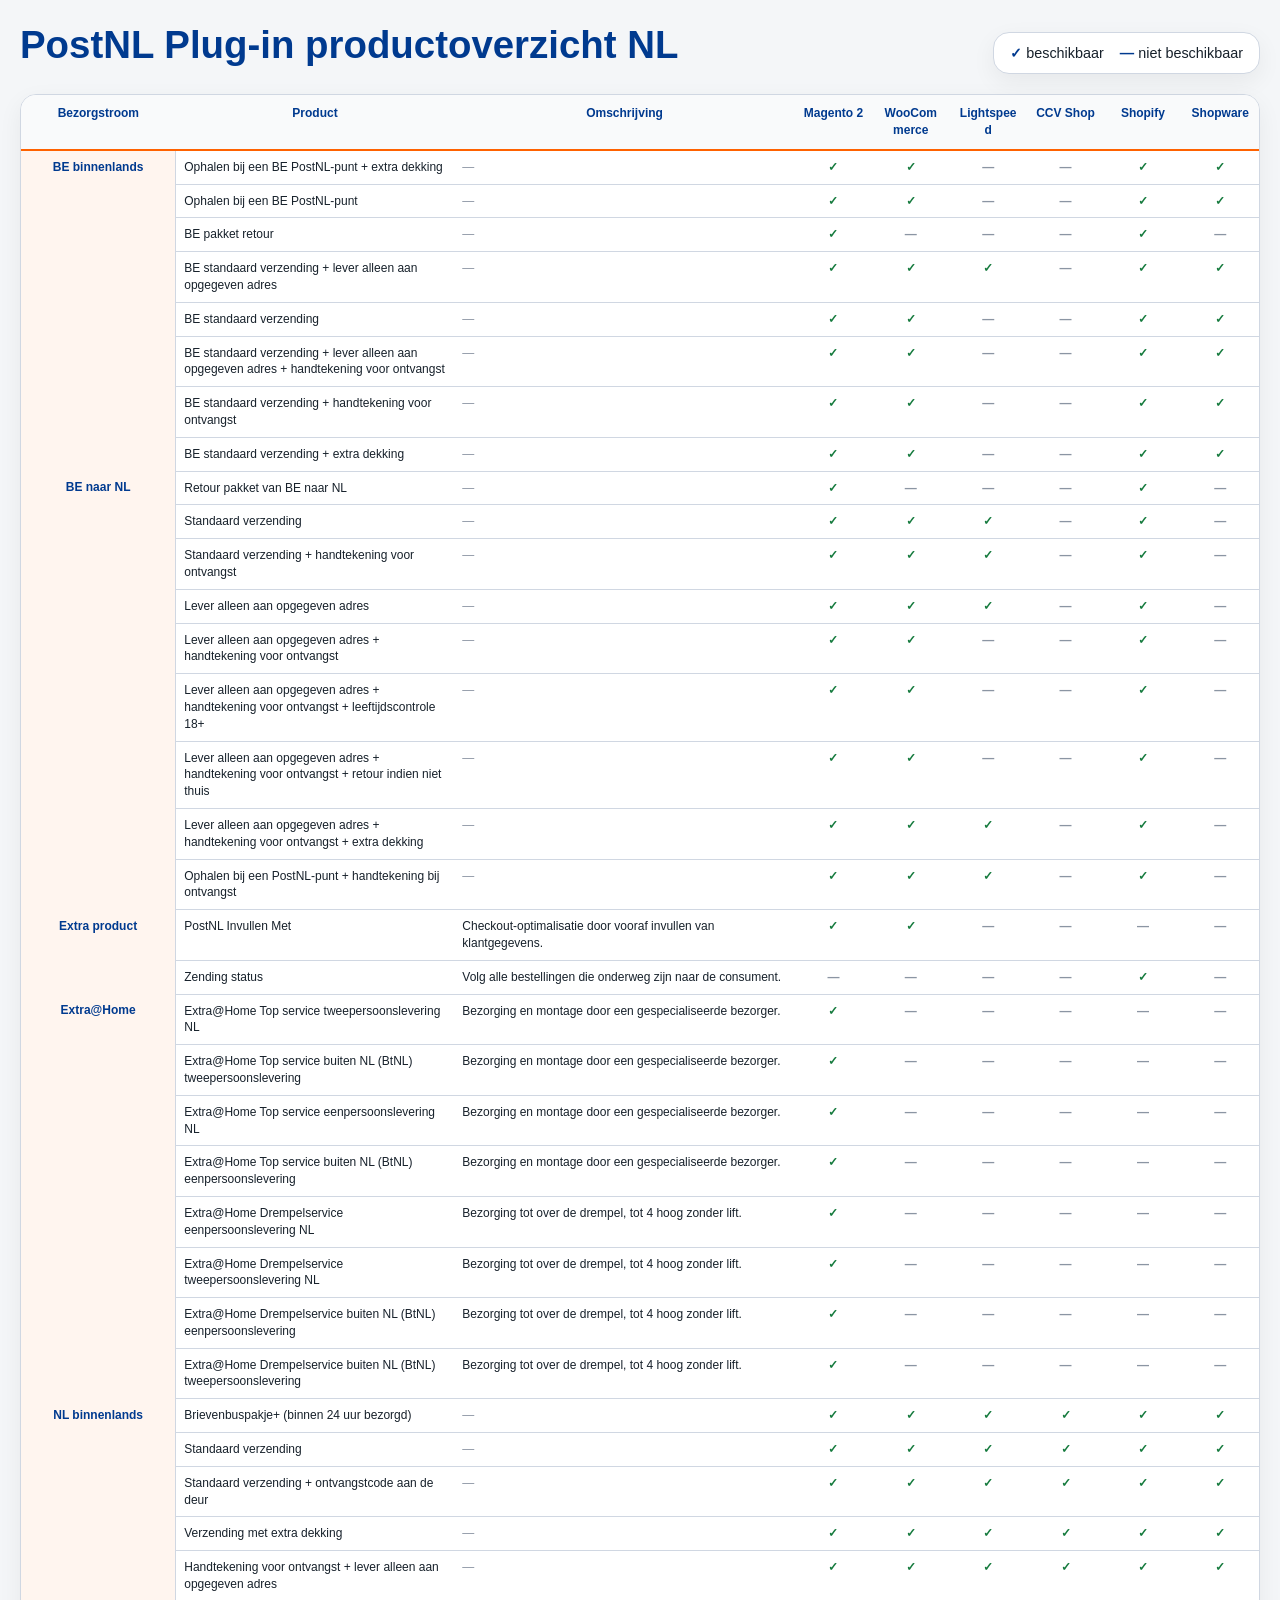
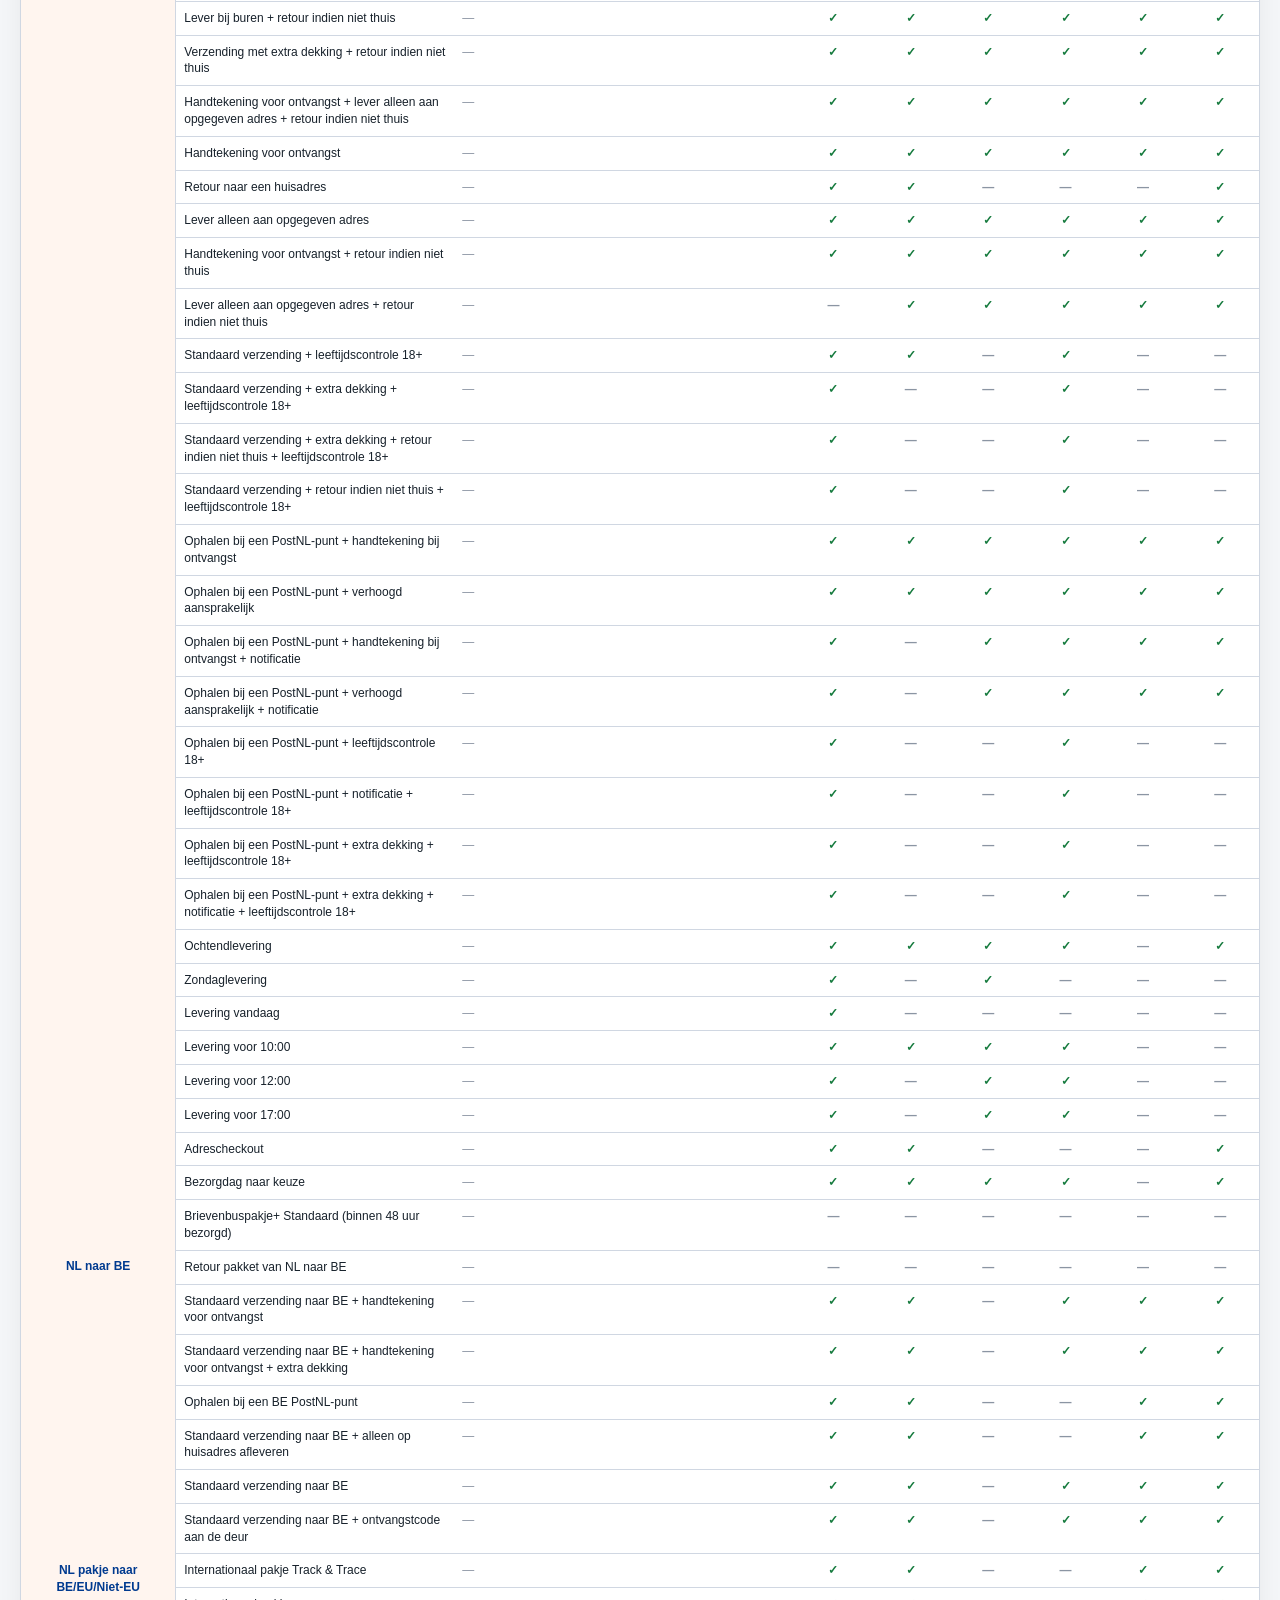
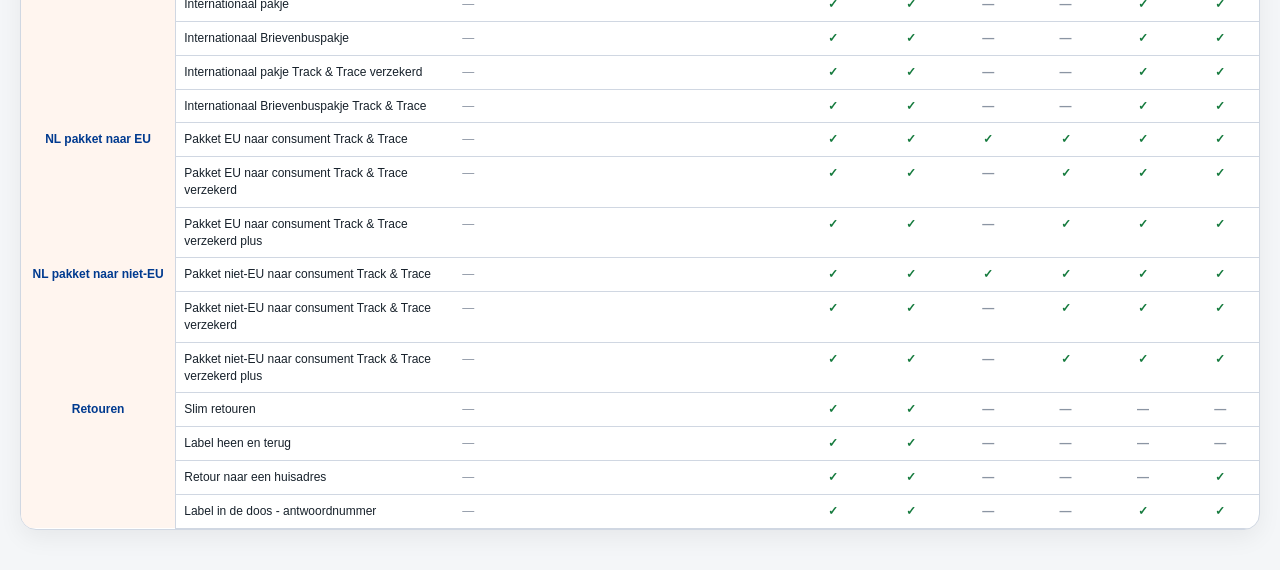
<file: index.html>
<!DOCTYPE html>

<html lang="nl">
<head>
<meta charset="utf-8"/>
<meta content="width=device-width, initial-scale=1" name="viewport"/>
<title>PostNL Plug-in productoverzicht NL</title>
<link href="styles.css" rel="stylesheet"/>
</head>
<body>
<main class="page">
<header class="hero">
<div>
<h1>PostNL Plug-in productoverzicht NL</h1>

</div>
<div aria-label="Legenda" class="legend">
<span><strong>✓</strong> beschikbaar</span>
<span><strong>—</strong> niet beschikbaar</span>
</div>
</header>
<div class="table-wrap">
<table>
<thead>
<tr>
<th>Bezorgstroom</th>
<th>Product</th>
<th>Omschrijving</th>
<th class="platform">Magento 2</th>
<th class="platform">WooCommerce</th>
<th class="platform">Lightspeed</th>
<th class="platform">CCV Shop</th>
<th class="platform">Shopify</th>
<th class="platform">Shopware</th>

</tr>
</thead>
<tbody>
<tr><th class="group" rowspan="8" scope="rowgroup">BE binnenlands</th><td class="text">Ophalen bij een BE PostNL-punt + extra dekking</td><td class="empty"><span class="muted">—</span></td><td class="yes" data-platform="Magento 2"><span aria-label="Beschikbaar">✓</span></td><td class="yes" data-platform="WooCommerce"><span aria-label="Beschikbaar">✓</span></td><td class="no" data-platform="Lightspeed"><span aria-label="Niet beschikbaar">—</span></td><td class="no" data-platform="CCV Shop"><span aria-label="Niet beschikbaar">—</span></td><td class="yes" data-platform="Shopify"><span aria-label="Beschikbaar">✓</span></td><td class="yes" data-platform="Shopware"><span aria-label="Beschikbaar">✓</span></td></tr> <tr><td class="text">Ophalen bij een BE PostNL-punt</td><td class="empty"><span class="muted">—</span></td><td class="yes" data-platform="Magento 2"><span aria-label="Beschikbaar">✓</span></td><td class="yes" data-platform="WooCommerce"><span aria-label="Beschikbaar">✓</span></td><td class="no" data-platform="Lightspeed"><span aria-label="Niet beschikbaar">—</span></td><td class="no" data-platform="CCV Shop"><span aria-label="Niet beschikbaar">—</span></td><td class="yes" data-platform="Shopify"><span aria-label="Beschikbaar">✓</span></td><td class="yes" data-platform="Shopware"><span aria-label="Beschikbaar">✓</span></td></tr> <tr><td class="text">BE pakket retour</td><td class="empty"><span class="muted">—</span></td><td class="yes" data-platform="Magento 2"><span aria-label="Beschikbaar">✓</span></td><td class="no" data-platform="WooCommerce"><span aria-label="Niet beschikbaar">—</span></td><td class="empty" data-platform="Lightspeed"><span class="muted">—</span></td><td class="empty" data-platform="CCV Shop"><span class="muted">—</span></td><td class="yes" data-platform="Shopify"><span aria-label="Beschikbaar">✓</span></td><td class="empty" data-platform="Shopware"><span class="muted">—</span></td></tr> <tr><td class="text">BE standaard verzending + lever alleen aan opgegeven adres</td><td class="empty"><span class="muted">—</span></td><td class="yes" data-platform="Magento 2"><span aria-label="Beschikbaar">✓</span></td><td class="yes" data-platform="WooCommerce"><span aria-label="Beschikbaar">✓</span></td><td class="yes" data-platform="Lightspeed"><span aria-label="Beschikbaar">✓</span></td><td class="no" data-platform="CCV Shop"><span aria-label="Niet beschikbaar">—</span></td><td class="yes" data-platform="Shopify"><span aria-label="Beschikbaar">✓</span></td><td class="yes" data-platform="Shopware"><span aria-label="Beschikbaar">✓</span></td></tr> <tr><td class="text">BE standaard verzending</td><td class="empty"><span class="muted">—</span></td><td class="yes" data-platform="Magento 2"><span aria-label="Beschikbaar">✓</span></td><td class="yes" data-platform="WooCommerce"><span aria-label="Beschikbaar">✓</span></td><td class="no" data-platform="Lightspeed"><span aria-label="Niet beschikbaar">—</span></td><td class="no" data-platform="CCV Shop"><span aria-label="Niet beschikbaar">—</span></td><td class="yes" data-platform="Shopify"><span aria-label="Beschikbaar">✓</span></td><td class="yes" data-platform="Shopware"><span aria-label="Beschikbaar">✓</span></td></tr> <tr><td class="text">BE standaard verzending + lever alleen aan opgegeven adres + handtekening voor ontvangst</td><td class="empty"><span class="muted">—</span></td><td class="yes" data-platform="Magento 2"><span aria-label="Beschikbaar">✓</span></td><td class="yes" data-platform="WooCommerce"><span aria-label="Beschikbaar">✓</span></td><td class="no" data-platform="Lightspeed"><span aria-label="Niet beschikbaar">—</span></td><td class="no" data-platform="CCV Shop"><span aria-label="Niet beschikbaar">—</span></td><td class="yes" data-platform="Shopify"><span aria-label="Beschikbaar">✓</span></td><td class="yes" data-platform="Shopware"><span aria-label="Beschikbaar">✓</span></td></tr> <tr><td class="text">BE standaard verzending + handtekening voor ontvangst</td><td class="empty"><span class="muted">—</span></td><td class="yes" data-platform="Magento 2"><span aria-label="Beschikbaar">✓</span></td><td class="yes" data-platform="WooCommerce"><span aria-label="Beschikbaar">✓</span></td><td class="no" data-platform="Lightspeed"><span aria-label="Niet beschikbaar">—</span></td><td class="no" data-platform="CCV Shop"><span aria-label="Niet beschikbaar">—</span></td><td class="yes" data-platform="Shopify"><span aria-label="Beschikbaar">✓</span></td><td class="yes" data-platform="Shopware"><span aria-label="Beschikbaar">✓</span></td></tr> <tr><td class="text">BE standaard verzending + extra dekking</td><td class="empty"><span class="muted">—</span></td><td class="yes" data-platform="Magento 2"><span aria-label="Beschikbaar">✓</span></td><td class="yes" data-platform="WooCommerce"><span aria-label="Beschikbaar">✓</span></td><td class="no" data-platform="Lightspeed"><span aria-label="Niet beschikbaar">—</span></td><td class="no" data-platform="CCV Shop"><span aria-label="Niet beschikbaar">—</span></td><td class="yes" data-platform="Shopify"><span aria-label="Beschikbaar">✓</span></td><td class="yes" data-platform="Shopware"><span aria-label="Beschikbaar">✓</span></td></tr> <tr><th class="group" rowspan="9" scope="rowgroup">BE naar NL</th><td class="text">Retour pakket van BE naar NL</td><td class="empty"><span class="muted">—</span></td><td class="yes" data-platform="Magento 2"><span aria-label="Beschikbaar">✓</span></td><td class="no" data-platform="WooCommerce"><span aria-label="Niet beschikbaar">—</span></td><td class="no" data-platform="Lightspeed"><span aria-label="Niet beschikbaar">—</span></td><td class="no" data-platform="CCV Shop"><span aria-label="Niet beschikbaar">—</span></td><td class="yes" data-platform="Shopify"><span aria-label="Beschikbaar">✓</span></td><td class="no" data-platform="Shopware"><span aria-label="Niet beschikbaar">—</span></td></tr> <tr><td class="text">Standaard verzending</td><td class="empty"><span class="muted">—</span></td><td class="yes" data-platform="Magento 2"><span aria-label="Beschikbaar">✓</span></td><td class="yes" data-platform="WooCommerce"><span aria-label="Beschikbaar">✓</span></td><td class="yes" data-platform="Lightspeed"><span aria-label="Beschikbaar">✓</span></td><td class="no" data-platform="CCV Shop"><span aria-label="Niet beschikbaar">—</span></td><td class="yes" data-platform="Shopify"><span aria-label="Beschikbaar">✓</span></td><td class="no" data-platform="Shopware"><span aria-label="Niet beschikbaar">—</span></td></tr> <tr><td class="text">Standaard verzending + handtekening voor ontvangst</td><td class="empty"><span class="muted">—</span></td><td class="yes" data-platform="Magento 2"><span aria-label="Beschikbaar">✓</span></td><td class="yes" data-platform="WooCommerce"><span aria-label="Beschikbaar">✓</span></td><td class="yes" data-platform="Lightspeed"><span aria-label="Beschikbaar">✓</span></td><td class="no" data-platform="CCV Shop"><span aria-label="Niet beschikbaar">—</span></td><td class="yes" data-platform="Shopify"><span aria-label="Beschikbaar">✓</span></td><td class="no" data-platform="Shopware"><span aria-label="Niet beschikbaar">—</span></td></tr> <tr><td class="text">Lever alleen aan opgegeven adres</td><td class="empty"><span class="muted">—</span></td><td class="yes" data-platform="Magento 2"><span aria-label="Beschikbaar">✓</span></td><td class="yes" data-platform="WooCommerce"><span aria-label="Beschikbaar">✓</span></td><td class="yes" data-platform="Lightspeed"><span aria-label="Beschikbaar">✓</span></td><td class="no" data-platform="CCV Shop"><span aria-label="Niet beschikbaar">—</span></td><td class="yes" data-platform="Shopify"><span aria-label="Beschikbaar">✓</span></td><td class="no" data-platform="Shopware"><span aria-label="Niet beschikbaar">—</span></td></tr> <tr><td class="text">Lever alleen aan opgegeven adres + handtekening voor ontvangst</td><td class="empty"><span class="muted">—</span></td><td class="yes" data-platform="Magento 2"><span aria-label="Beschikbaar">✓</span></td><td class="yes" data-platform="WooCommerce"><span aria-label="Beschikbaar">✓</span></td><td class="no" data-platform="Lightspeed"><span aria-label="Niet beschikbaar">—</span></td><td class="no" data-platform="CCV Shop"><span aria-label="Niet beschikbaar">—</span></td><td class="yes" data-platform="Shopify"><span aria-label="Beschikbaar">✓</span></td><td class="no" data-platform="Shopware"><span aria-label="Niet beschikbaar">—</span></td></tr> <tr><td class="text">Lever alleen aan opgegeven adres + handtekening voor ontvangst + leeftijdscontrole 18+</td><td class="empty"><span class="muted">—</span></td><td class="yes" data-platform="Magento 2"><span aria-label="Beschikbaar">✓</span></td><td class="yes" data-platform="WooCommerce"><span aria-label="Beschikbaar">✓</span></td><td class="no" data-platform="Lightspeed"><span aria-label="Niet beschikbaar">—</span></td><td class="no" data-platform="CCV Shop"><span aria-label="Niet beschikbaar">—</span></td><td class="yes" data-platform="Shopify"><span aria-label="Beschikbaar">✓</span></td><td class="no" data-platform="Shopware"><span aria-label="Niet beschikbaar">—</span></td></tr> <tr><td class="text">Lever alleen aan opgegeven adres + handtekening voor ontvangst + retour indien niet thuis</td><td class="empty"><span class="muted">—</span></td><td class="yes" data-platform="Magento 2"><span aria-label="Beschikbaar">✓</span></td><td class="yes" data-platform="WooCommerce"><span aria-label="Beschikbaar">✓</span></td><td class="no" data-platform="Lightspeed"><span aria-label="Niet beschikbaar">—</span></td><td class="no" data-platform="CCV Shop"><span aria-label="Niet beschikbaar">—</span></td><td class="yes" data-platform="Shopify"><span aria-label="Beschikbaar">✓</span></td><td class="no" data-platform="Shopware"><span aria-label="Niet beschikbaar">—</span></td></tr> <tr><td class="text">Lever alleen aan opgegeven adres + handtekening voor ontvangst + extra dekking</td><td class="empty"><span class="muted">—</span></td><td class="yes" data-platform="Magento 2"><span aria-label="Beschikbaar">✓</span></td><td class="yes" data-platform="WooCommerce"><span aria-label="Beschikbaar">✓</span></td><td class="yes" data-platform="Lightspeed"><span aria-label="Beschikbaar">✓</span></td><td class="no" data-platform="CCV Shop"><span aria-label="Niet beschikbaar">—</span></td><td class="yes" data-platform="Shopify"><span aria-label="Beschikbaar">✓</span></td><td class="no" data-platform="Shopware"><span aria-label="Niet beschikbaar">—</span></td></tr> <tr><td class="text">Ophalen bij een PostNL-punt + handtekening bij ontvangst</td><td class="empty"><span class="muted">—</span></td><td class="yes" data-platform="Magento 2"><span aria-label="Beschikbaar">✓</span></td><td class="yes" data-platform="WooCommerce"><span aria-label="Beschikbaar">✓</span></td><td class="yes" data-platform="Lightspeed"><span aria-label="Beschikbaar">✓</span></td><td class="no" data-platform="CCV Shop"><span aria-label="Niet beschikbaar">—</span></td><td class="yes" data-platform="Shopify"><span aria-label="Beschikbaar">✓</span></td><td class="no" data-platform="Shopware"><span aria-label="Niet beschikbaar">—</span></td></tr> <tr><th class="group" rowspan="2" scope="rowgroup">Extra product</th><td class="text">PostNL Invullen Met</td><td class="text">Checkout-optimalisatie door vooraf invullen van klantgegevens.</td><td class="yes" data-platform="Magento 2"><span aria-label="Beschikbaar">✓</span></td><td class="yes" data-platform="WooCommerce"><span aria-label="Beschikbaar">✓</span></td><td class="no" data-platform="Lightspeed"><span aria-label="Niet beschikbaar">—</span></td><td class="no" data-platform="CCV Shop"><span aria-label="Niet beschikbaar">—</span></td><td class="no" data-platform="Shopify"><span aria-label="Niet beschikbaar">—</span></td><td class="no" data-platform="Shopware"><span aria-label="Niet beschikbaar">—</span></td></tr> <tr><td class="text">Zending status</td><td class="text">Volg alle bestellingen die onderweg zijn naar de consument.</td><td class="no" data-platform="Magento 2"><span aria-label="Niet beschikbaar">—</span></td><td class="no" data-platform="WooCommerce"><span aria-label="Niet beschikbaar">—</span></td><td class="no" data-platform="Lightspeed"><span aria-label="Niet beschikbaar">—</span></td><td class="no" data-platform="CCV Shop"><span aria-label="Niet beschikbaar">—</span></td><td class="yes" data-platform="Shopify"><span aria-label="Beschikbaar">✓</span></td><td class="no" data-platform="Shopware"><span aria-label="Niet beschikbaar">—</span></td></tr> <tr><th class="group" rowspan="8" scope="rowgroup">Extra@Home</th><td class="text">Extra@Home Top service tweepersoonslevering  NL</td><td class="text">Bezorging en montage door een gespecialiseerde bezorger.</td><td class="yes" data-platform="Magento 2"><span aria-label="Beschikbaar">✓</span></td><td class="no" data-platform="WooCommerce"><span aria-label="Niet beschikbaar">—</span></td><td class="no" data-platform="Lightspeed"><span aria-label="Niet beschikbaar">—</span></td><td class="no" data-platform="CCV Shop"><span aria-label="Niet beschikbaar">—</span></td><td class="no" data-platform="Shopify"><span aria-label="Niet beschikbaar">—</span></td><td class="no" data-platform="Shopware"><span aria-label="Niet beschikbaar">—</span></td></tr> <tr><td class="text">Extra@Home Top service buiten NL (BtNL) tweepersoonslevering</td><td class="text">Bezorging en montage door een gespecialiseerde bezorger.</td><td class="yes" data-platform="Magento 2"><span aria-label="Beschikbaar">✓</span></td><td class="no" data-platform="WooCommerce"><span aria-label="Niet beschikbaar">—</span></td><td class="no" data-platform="Lightspeed"><span aria-label="Niet beschikbaar">—</span></td><td class="no" data-platform="CCV Shop"><span aria-label="Niet beschikbaar">—</span></td><td class="no" data-platform="Shopify"><span aria-label="Niet beschikbaar">—</span></td><td class="no" data-platform="Shopware"><span aria-label="Niet beschikbaar">—</span></td></tr> <tr><td class="text">Extra@Home Top service eenpersoonslevering NL</td><td class="text">Bezorging en montage door een gespecialiseerde bezorger.</td><td class="yes" data-platform="Magento 2"><span aria-label="Beschikbaar">✓</span></td><td class="no" data-platform="WooCommerce"><span aria-label="Niet beschikbaar">—</span></td><td class="no" data-platform="Lightspeed"><span aria-label="Niet beschikbaar">—</span></td><td class="no" data-platform="CCV Shop"><span aria-label="Niet beschikbaar">—</span></td><td class="no" data-platform="Shopify"><span aria-label="Niet beschikbaar">—</span></td><td class="no" data-platform="Shopware"><span aria-label="Niet beschikbaar">—</span></td></tr> <tr><td class="text">Extra@Home Top service buiten NL (BtNL) eenpersoonslevering</td><td class="text">Bezorging en montage door een gespecialiseerde bezorger.</td><td class="yes" data-platform="Magento 2"><span aria-label="Beschikbaar">✓</span></td><td class="no" data-platform="WooCommerce"><span aria-label="Niet beschikbaar">—</span></td><td class="no" data-platform="Lightspeed"><span aria-label="Niet beschikbaar">—</span></td><td class="no" data-platform="CCV Shop"><span aria-label="Niet beschikbaar">—</span></td><td class="no" data-platform="Shopify"><span aria-label="Niet beschikbaar">—</span></td><td class="no" data-platform="Shopware"><span aria-label="Niet beschikbaar">—</span></td></tr> <tr><td class="text">Extra@Home Drempelservice eenpersoonslevering NL</td><td class="text">Bezorging tot over de drempel, tot 4 hoog zonder lift.</td><td class="yes" data-platform="Magento 2"><span aria-label="Beschikbaar">✓</span></td><td class="no" data-platform="WooCommerce"><span aria-label="Niet beschikbaar">—</span></td><td class="no" data-platform="Lightspeed"><span aria-label="Niet beschikbaar">—</span></td><td class="no" data-platform="CCV Shop"><span aria-label="Niet beschikbaar">—</span></td><td class="no" data-platform="Shopify"><span aria-label="Niet beschikbaar">—</span></td><td class="no" data-platform="Shopware"><span aria-label="Niet beschikbaar">—</span></td></tr> <tr><td class="text">Extra@Home Drempelservice tweepersoonslevering NL</td><td class="text">Bezorging tot over de drempel, tot 4 hoog zonder lift.</td><td class="yes" data-platform="Magento 2"><span aria-label="Beschikbaar">✓</span></td><td class="no" data-platform="WooCommerce"><span aria-label="Niet beschikbaar">—</span></td><td class="no" data-platform="Lightspeed"><span aria-label="Niet beschikbaar">—</span></td><td class="no" data-platform="CCV Shop"><span aria-label="Niet beschikbaar">—</span></td><td class="no" data-platform="Shopify"><span aria-label="Niet beschikbaar">—</span></td><td class="no" data-platform="Shopware"><span aria-label="Niet beschikbaar">—</span></td></tr> <tr><td class="text">Extra@Home Drempelservice buiten NL (BtNL) eenpersoonslevering</td><td class="text">Bezorging tot over de drempel, tot 4 hoog zonder lift.</td><td class="yes" data-platform="Magento 2"><span aria-label="Beschikbaar">✓</span></td><td class="no" data-platform="WooCommerce"><span aria-label="Niet beschikbaar">—</span></td><td class="no" data-platform="Lightspeed"><span aria-label="Niet beschikbaar">—</span></td><td class="no" data-platform="CCV Shop"><span aria-label="Niet beschikbaar">—</span></td><td class="no" data-platform="Shopify"><span aria-label="Niet beschikbaar">—</span></td><td class="no" data-platform="Shopware"><span aria-label="Niet beschikbaar">—</span></td></tr> <tr><td class="text">Extra@Home Drempelservice buiten NL (BtNL) tweepersoonslevering</td><td class="text">Bezorging tot over de drempel, tot 4 hoog zonder lift.</td><td class="yes" data-platform="Magento 2"><span aria-label="Beschikbaar">✓</span></td><td class="no" data-platform="WooCommerce"><span aria-label="Niet beschikbaar">—</span></td><td class="no" data-platform="Lightspeed"><span aria-label="Niet beschikbaar">—</span></td><td class="no" data-platform="CCV Shop"><span aria-label="Niet beschikbaar">—</span></td><td class="no" data-platform="Shopify"><span aria-label="Niet beschikbaar">—</span></td><td class="no" data-platform="Shopware"><span aria-label="Niet beschikbaar">—</span></td></tr> <tr><th class="group" rowspan="34" scope="rowgroup">NL binnenlands</th><td class="text">Brievenbuspakje+ (binnen 24 uur bezorgd)</td><td class="empty"><span class="muted">—</span></td><td class="yes" data-platform="Magento 2"><span aria-label="Beschikbaar">✓</span></td><td class="yes" data-platform="WooCommerce"><span aria-label="Beschikbaar">✓</span></td><td class="yes" data-platform="Lightspeed"><span aria-label="Beschikbaar">✓</span></td><td class="yes" data-platform="CCV Shop"><span aria-label="Beschikbaar">✓</span></td><td class="yes" data-platform="Shopify"><span aria-label="Beschikbaar">✓</span></td><td class="yes" data-platform="Shopware"><span aria-label="Beschikbaar">✓</span></td></tr> <tr><td class="text">Standaard verzending</td><td class="empty"><span class="muted">—</span></td><td class="yes" data-platform="Magento 2"><span aria-label="Beschikbaar">✓</span></td><td class="yes" data-platform="WooCommerce"><span aria-label="Beschikbaar">✓</span></td><td class="yes" data-platform="Lightspeed"><span aria-label="Beschikbaar">✓</span></td><td class="yes" data-platform="CCV Shop"><span aria-label="Beschikbaar">✓</span></td><td class="yes" data-platform="Shopify"><span aria-label="Beschikbaar">✓</span></td><td class="yes" data-platform="Shopware"><span aria-label="Beschikbaar">✓</span></td></tr> <tr><td class="text">Standaard verzending + ontvangstcode aan de deur</td><td class="empty"><span class="muted">—</span></td><td class="yes" data-platform="Magento 2"><span aria-label="Beschikbaar">✓</span></td><td class="yes" data-platform="WooCommerce"><span aria-label="Beschikbaar">✓</span></td><td class="yes" data-platform="Lightspeed"><span aria-label="Beschikbaar">✓</span></td><td class="yes" data-platform="CCV Shop"><span aria-label="Beschikbaar">✓</span></td><td class="yes" data-platform="Shopify"><span aria-label="Beschikbaar">✓</span></td><td class="yes" data-platform="Shopware"><span aria-label="Beschikbaar">✓</span></td></tr> <tr><td class="text">Verzending met extra dekking</td><td class="empty"><span class="muted">—</span></td><td class="yes" data-platform="Magento 2"><span aria-label="Beschikbaar">✓</span></td><td class="yes" data-platform="WooCommerce"><span aria-label="Beschikbaar">✓</span></td><td class="yes" data-platform="Lightspeed"><span aria-label="Beschikbaar">✓</span></td><td class="yes" data-platform="CCV Shop"><span aria-label="Beschikbaar">✓</span></td><td class="yes" data-platform="Shopify"><span aria-label="Beschikbaar">✓</span></td><td class="yes" data-platform="Shopware"><span aria-label="Beschikbaar">✓</span></td></tr> <tr><td class="text">Handtekening voor ontvangst + lever alleen aan opgegeven adres</td><td class="empty"><span class="muted">—</span></td><td class="yes" data-platform="Magento 2"><span aria-label="Beschikbaar">✓</span></td><td class="yes" data-platform="WooCommerce"><span aria-label="Beschikbaar">✓</span></td><td class="yes" data-platform="Lightspeed"><span aria-label="Beschikbaar">✓</span></td><td class="yes" data-platform="CCV Shop"><span aria-label="Beschikbaar">✓</span></td><td class="yes" data-platform="Shopify"><span aria-label="Beschikbaar">✓</span></td><td class="yes" data-platform="Shopware"><span aria-label="Beschikbaar">✓</span></td></tr> <tr><td class="text">Lever bij buren + retour indien niet thuis</td><td class="empty"><span class="muted">—</span></td><td class="yes" data-platform="Magento 2"><span aria-label="Beschikbaar">✓</span></td><td class="yes" data-platform="WooCommerce"><span aria-label="Beschikbaar">✓</span></td><td class="yes" data-platform="Lightspeed"><span aria-label="Beschikbaar">✓</span></td><td class="yes" data-platform="CCV Shop"><span aria-label="Beschikbaar">✓</span></td><td class="yes" data-platform="Shopify"><span aria-label="Beschikbaar">✓</span></td><td class="yes" data-platform="Shopware"><span aria-label="Beschikbaar">✓</span></td></tr> <tr><td class="text">Verzending met extra dekking + retour indien niet thuis</td><td class="empty"><span class="muted">—</span></td><td class="yes" data-platform="Magento 2"><span aria-label="Beschikbaar">✓</span></td><td class="yes" data-platform="WooCommerce"><span aria-label="Beschikbaar">✓</span></td><td class="yes" data-platform="Lightspeed"><span aria-label="Beschikbaar">✓</span></td><td class="yes" data-platform="CCV Shop"><span aria-label="Beschikbaar">✓</span></td><td class="yes" data-platform="Shopify"><span aria-label="Beschikbaar">✓</span></td><td class="yes" data-platform="Shopware"><span aria-label="Beschikbaar">✓</span></td></tr> <tr><td class="text">Handtekening voor ontvangst + lever alleen aan opgegeven adres + retour indien niet thuis</td><td class="empty"><span class="muted">—</span></td><td class="yes" data-platform="Magento 2"><span aria-label="Beschikbaar">✓</span></td><td class="yes" data-platform="WooCommerce"><span aria-label="Beschikbaar">✓</span></td><td class="yes" data-platform="Lightspeed"><span aria-label="Beschikbaar">✓</span></td><td class="yes" data-platform="CCV Shop"><span aria-label="Beschikbaar">✓</span></td><td class="yes" data-platform="Shopify"><span aria-label="Beschikbaar">✓</span></td><td class="yes" data-platform="Shopware"><span aria-label="Beschikbaar">✓</span></td></tr> <tr><td class="text">Handtekening voor ontvangst</td><td class="empty"><span class="muted">—</span></td><td class="yes" data-platform="Magento 2"><span aria-label="Beschikbaar">✓</span></td><td class="yes" data-platform="WooCommerce"><span aria-label="Beschikbaar">✓</span></td><td class="yes" data-platform="Lightspeed"><span aria-label="Beschikbaar">✓</span></td><td class="yes" data-platform="CCV Shop"><span aria-label="Beschikbaar">✓</span></td><td class="yes" data-platform="Shopify"><span aria-label="Beschikbaar">✓</span></td><td class="yes" data-platform="Shopware"><span aria-label="Beschikbaar">✓</span></td></tr> <tr><td class="text">Retour naar een huisadres</td><td class="empty"><span class="muted">—</span></td><td class="yes" data-platform="Magento 2"><span aria-label="Beschikbaar">✓</span></td><td class="yes" data-platform="WooCommerce"><span aria-label="Beschikbaar">✓</span></td><td class="no" data-platform="Lightspeed"><span aria-label="Niet beschikbaar">—</span></td><td class="no" data-platform="CCV Shop"><span aria-label="Niet beschikbaar">—</span></td><td class="no" data-platform="Shopify"><span aria-label="Niet beschikbaar">—</span></td><td class="yes" data-platform="Shopware"><span aria-label="Beschikbaar">✓</span></td></tr> <tr><td class="text">Lever alleen aan opgegeven adres</td><td class="empty"><span class="muted">—</span></td><td class="yes" data-platform="Magento 2"><span aria-label="Beschikbaar">✓</span></td><td class="yes" data-platform="WooCommerce"><span aria-label="Beschikbaar">✓</span></td><td class="yes" data-platform="Lightspeed"><span aria-label="Beschikbaar">✓</span></td><td class="yes" data-platform="CCV Shop"><span aria-label="Beschikbaar">✓</span></td><td class="yes" data-platform="Shopify"><span aria-label="Beschikbaar">✓</span></td><td class="yes" data-platform="Shopware"><span aria-label="Beschikbaar">✓</span></td></tr> <tr><td class="text">Handtekening voor ontvangst + retour indien niet thuis</td><td class="empty"><span class="muted">—</span></td><td class="yes" data-platform="Magento 2"><span aria-label="Beschikbaar">✓</span></td><td class="yes" data-platform="WooCommerce"><span aria-label="Beschikbaar">✓</span></td><td class="yes" data-platform="Lightspeed"><span aria-label="Beschikbaar">✓</span></td><td class="yes" data-platform="CCV Shop"><span aria-label="Beschikbaar">✓</span></td><td class="yes" data-platform="Shopify"><span aria-label="Beschikbaar">✓</span></td><td class="yes" data-platform="Shopware"><span aria-label="Beschikbaar">✓</span></td></tr> <tr><td class="text">Lever alleen aan opgegeven adres + retour indien niet thuis</td><td class="empty"><span class="muted">—</span></td><td class="no" data-platform="Magento 2"><span aria-label="Niet beschikbaar">—</span></td><td class="yes" data-platform="WooCommerce"><span aria-label="Beschikbaar">✓</span></td><td class="yes" data-platform="Lightspeed"><span aria-label="Beschikbaar">✓</span></td><td class="yes" data-platform="CCV Shop"><span aria-label="Beschikbaar">✓</span></td><td class="yes" data-platform="Shopify"><span aria-label="Beschikbaar">✓</span></td><td class="yes" data-platform="Shopware"><span aria-label="Beschikbaar">✓</span></td></tr> <tr><td class="text">Standaard verzending + leeftijdscontrole 18+</td><td class="empty"><span class="muted">—</span></td><td class="yes" data-platform="Magento 2"><span aria-label="Beschikbaar">✓</span></td><td class="yes" data-platform="WooCommerce"><span aria-label="Beschikbaar">✓</span></td><td class="no" data-platform="Lightspeed"><span aria-label="Niet beschikbaar">—</span></td><td class="yes" data-platform="CCV Shop"><span aria-label="Beschikbaar">✓</span></td><td class="no" data-platform="Shopify"><span aria-label="Niet beschikbaar">—</span></td><td class="no" data-platform="Shopware"><span aria-label="Niet beschikbaar">—</span></td></tr> <tr><td class="text">Standaard verzending + extra dekking + leeftijdscontrole 18+</td><td class="empty"><span class="muted">—</span></td><td class="yes" data-platform="Magento 2"><span aria-label="Beschikbaar">✓</span></td><td class="no" data-platform="WooCommerce"><span aria-label="Niet beschikbaar">—</span></td><td class="no" data-platform="Lightspeed"><span aria-label="Niet beschikbaar">—</span></td><td class="yes" data-platform="CCV Shop"><span aria-label="Beschikbaar">✓</span></td><td class="no" data-platform="Shopify"><span aria-label="Niet beschikbaar">—</span></td><td class="no" data-platform="Shopware"><span aria-label="Niet beschikbaar">—</span></td></tr> <tr><td class="text">Standaard verzending + extra dekking + retour indien niet thuis + leeftijdscontrole 18+ </td><td class="empty"><span class="muted">—</span></td><td class="yes" data-platform="Magento 2"><span aria-label="Beschikbaar">✓</span></td><td class="no" data-platform="WooCommerce"><span aria-label="Niet beschikbaar">—</span></td><td class="no" data-platform="Lightspeed"><span aria-label="Niet beschikbaar">—</span></td><td class="yes" data-platform="CCV Shop"><span aria-label="Beschikbaar">✓</span></td><td class="no" data-platform="Shopify"><span aria-label="Niet beschikbaar">—</span></td><td class="no" data-platform="Shopware"><span aria-label="Niet beschikbaar">—</span></td></tr> <tr><td class="text">Standaard verzending + retour indien niet thuis + leeftijdscontrole 18+</td><td class="empty"><span class="muted">—</span></td><td class="yes" data-platform="Magento 2"><span aria-label="Beschikbaar">✓</span></td><td class="no" data-platform="WooCommerce"><span aria-label="Niet beschikbaar">—</span></td><td class="no" data-platform="Lightspeed"><span aria-label="Niet beschikbaar">—</span></td><td class="yes" data-platform="CCV Shop"><span aria-label="Beschikbaar">✓</span></td><td class="no" data-platform="Shopify"><span aria-label="Niet beschikbaar">—</span></td><td class="no" data-platform="Shopware"><span aria-label="Niet beschikbaar">—</span></td></tr> <tr><td class="text">Ophalen bij een PostNL-punt + handtekening bij ontvangst</td><td class="empty"><span class="muted">—</span></td><td class="yes" data-platform="Magento 2"><span aria-label="Beschikbaar">✓</span></td><td class="yes" data-platform="WooCommerce"><span aria-label="Beschikbaar">✓</span></td><td class="yes" data-platform="Lightspeed"><span aria-label="Beschikbaar">✓</span></td><td class="yes" data-platform="CCV Shop"><span aria-label="Beschikbaar">✓</span></td><td class="yes" data-platform="Shopify"><span aria-label="Beschikbaar">✓</span></td><td class="yes" data-platform="Shopware"><span aria-label="Beschikbaar">✓</span></td></tr> <tr><td class="text">Ophalen bij een PostNL-punt + verhoogd aansprakelijk</td><td class="empty"><span class="muted">—</span></td><td class="yes" data-platform="Magento 2"><span aria-label="Beschikbaar">✓</span></td><td class="yes" data-platform="WooCommerce"><span aria-label="Beschikbaar">✓</span></td><td class="yes" data-platform="Lightspeed"><span aria-label="Beschikbaar">✓</span></td><td class="yes" data-platform="CCV Shop"><span aria-label="Beschikbaar">✓</span></td><td class="yes" data-platform="Shopify"><span aria-label="Beschikbaar">✓</span></td><td class="yes" data-platform="Shopware"><span aria-label="Beschikbaar">✓</span></td></tr> <tr><td class="text">Ophalen bij een PostNL-punt + handtekening bij ontvangst + notificatie</td><td class="empty"><span class="muted">—</span></td><td class="yes" data-platform="Magento 2"><span aria-label="Beschikbaar">✓</span></td><td class="no" data-platform="WooCommerce"><span aria-label="Niet beschikbaar">—</span></td><td class="yes" data-platform="Lightspeed"><span aria-label="Beschikbaar">✓</span></td><td class="yes" data-platform="CCV Shop"><span aria-label="Beschikbaar">✓</span></td><td class="yes" data-platform="Shopify"><span aria-label="Beschikbaar">✓</span></td><td class="yes" data-platform="Shopware"><span aria-label="Beschikbaar">✓</span></td></tr> <tr><td class="text">Ophalen bij een PostNL-punt + verhoogd aansprakelijk + notificatie</td><td class="empty"><span class="muted">—</span></td><td class="yes" data-platform="Magento 2"><span aria-label="Beschikbaar">✓</span></td><td class="no" data-platform="WooCommerce"><span aria-label="Niet beschikbaar">—</span></td><td class="yes" data-platform="Lightspeed"><span aria-label="Beschikbaar">✓</span></td><td class="yes" data-platform="CCV Shop"><span aria-label="Beschikbaar">✓</span></td><td class="yes" data-platform="Shopify"><span aria-label="Beschikbaar">✓</span></td><td class="yes" data-platform="Shopware"><span aria-label="Beschikbaar">✓</span></td></tr> <tr><td class="text">Ophalen bij een PostNL-punt + leeftijdscontrole 18+</td><td class="empty"><span class="muted">—</span></td><td class="yes" data-platform="Magento 2"><span aria-label="Beschikbaar">✓</span></td><td class="no" data-platform="WooCommerce"><span aria-label="Niet beschikbaar">—</span></td><td class="no" data-platform="Lightspeed"><span aria-label="Niet beschikbaar">—</span></td><td class="yes" data-platform="CCV Shop"><span aria-label="Beschikbaar">✓</span></td><td class="no" data-platform="Shopify"><span aria-label="Niet beschikbaar">—</span></td><td class="no" data-platform="Shopware"><span aria-label="Niet beschikbaar">—</span></td></tr> <tr><td class="text">Ophalen bij een PostNL-punt + notificatie + leeftijdscontrole 18+ </td><td class="empty"><span class="muted">—</span></td><td class="yes" data-platform="Magento 2"><span aria-label="Beschikbaar">✓</span></td><td class="no" data-platform="WooCommerce"><span aria-label="Niet beschikbaar">—</span></td><td class="no" data-platform="Lightspeed"><span aria-label="Niet beschikbaar">—</span></td><td class="yes" data-platform="CCV Shop"><span aria-label="Beschikbaar">✓</span></td><td class="no" data-platform="Shopify"><span aria-label="Niet beschikbaar">—</span></td><td class="no" data-platform="Shopware"><span aria-label="Niet beschikbaar">—</span></td></tr> <tr><td class="text">Ophalen bij een PostNL-punt + extra dekking + leeftijdscontrole 18+ </td><td class="empty"><span class="muted">—</span></td><td class="yes" data-platform="Magento 2"><span aria-label="Beschikbaar">✓</span></td><td class="no" data-platform="WooCommerce"><span aria-label="Niet beschikbaar">—</span></td><td class="no" data-platform="Lightspeed"><span aria-label="Niet beschikbaar">—</span></td><td class="yes" data-platform="CCV Shop"><span aria-label="Beschikbaar">✓</span></td><td class="no" data-platform="Shopify"><span aria-label="Niet beschikbaar">—</span></td><td class="no" data-platform="Shopware"><span aria-label="Niet beschikbaar">—</span></td></tr> <tr><td class="text">Ophalen bij een PostNL-punt + extra dekking + notificatie + leeftijdscontrole 18+ </td><td class="empty"><span class="muted">—</span></td><td class="yes" data-platform="Magento 2"><span aria-label="Beschikbaar">✓</span></td><td class="no" data-platform="WooCommerce"><span aria-label="Niet beschikbaar">—</span></td><td class="no" data-platform="Lightspeed"><span aria-label="Niet beschikbaar">—</span></td><td class="yes" data-platform="CCV Shop"><span aria-label="Beschikbaar">✓</span></td><td class="no" data-platform="Shopify"><span aria-label="Niet beschikbaar">—</span></td><td class="no" data-platform="Shopware"><span aria-label="Niet beschikbaar">—</span></td></tr> <tr><td class="text">Ochtendlevering</td><td class="empty"><span class="muted">—</span></td><td class="yes" data-platform="Magento 2"><span aria-label="Beschikbaar">✓</span></td><td class="yes" data-platform="WooCommerce"><span aria-label="Beschikbaar">✓</span></td><td class="yes" data-platform="Lightspeed"><span aria-label="Beschikbaar">✓</span></td><td class="yes" data-platform="CCV Shop"><span aria-label="Beschikbaar">✓</span></td><td class="no" data-platform="Shopify"><span aria-label="Niet beschikbaar">—</span></td><td class="yes" data-platform="Shopware"><span aria-label="Beschikbaar">✓</span></td></tr> <tr><td class="text">Zondaglevering</td><td class="empty"><span class="muted">—</span></td><td class="yes" data-platform="Magento 2"><span aria-label="Beschikbaar">✓</span></td><td class="no" data-platform="WooCommerce"><span aria-label="Niet beschikbaar">—</span></td><td class="yes" data-platform="Lightspeed"><span aria-label="Beschikbaar">✓</span></td><td class="no" data-platform="CCV Shop"><span aria-label="Niet beschikbaar">—</span></td><td class="no" data-platform="Shopify"><span aria-label="Niet beschikbaar">—</span></td><td class="no" data-platform="Shopware"><span aria-label="Niet beschikbaar">—</span></td></tr> <tr><td class="text">Levering vandaag</td><td class="empty"><span class="muted">—</span></td><td class="yes" data-platform="Magento 2"><span aria-label="Beschikbaar">✓</span></td><td class="no" data-platform="WooCommerce"><span aria-label="Niet beschikbaar">—</span></td><td class="no" data-platform="Lightspeed"><span aria-label="Niet beschikbaar">—</span></td><td class="no" data-platform="CCV Shop"><span aria-label="Niet beschikbaar">—</span></td><td class="no" data-platform="Shopify"><span aria-label="Niet beschikbaar">—</span></td><td class="no" data-platform="Shopware"><span aria-label="Niet beschikbaar">—</span></td></tr> <tr><td class="text">Levering voor 10:00</td><td class="empty"><span class="muted">—</span></td><td class="yes" data-platform="Magento 2"><span aria-label="Beschikbaar">✓</span></td><td class="yes" data-platform="WooCommerce"><span aria-label="Beschikbaar">✓</span></td><td class="yes" data-platform="Lightspeed"><span aria-label="Beschikbaar">✓</span></td><td class="yes" data-platform="CCV Shop"><span aria-label="Beschikbaar">✓</span></td><td class="no" data-platform="Shopify"><span aria-label="Niet beschikbaar">—</span></td><td class="no" data-platform="Shopware"><span aria-label="Niet beschikbaar">—</span></td></tr> <tr><td class="text">Levering voor 12:00</td><td class="empty"><span class="muted">—</span></td><td class="yes" data-platform="Magento 2"><span aria-label="Beschikbaar">✓</span></td><td class="no" data-platform="WooCommerce"><span aria-label="Niet beschikbaar">—</span></td><td class="yes" data-platform="Lightspeed"><span aria-label="Beschikbaar">✓</span></td><td class="yes" data-platform="CCV Shop"><span aria-label="Beschikbaar">✓</span></td><td class="no" data-platform="Shopify"><span aria-label="Niet beschikbaar">—</span></td><td class="no" data-platform="Shopware"><span aria-label="Niet beschikbaar">—</span></td></tr> <tr><td class="text">Levering voor 17:00</td><td class="empty"><span class="muted">—</span></td><td class="yes" data-platform="Magento 2"><span aria-label="Beschikbaar">✓</span></td><td class="no" data-platform="WooCommerce"><span aria-label="Niet beschikbaar">—</span></td><td class="yes" data-platform="Lightspeed"><span aria-label="Beschikbaar">✓</span></td><td class="yes" data-platform="CCV Shop"><span aria-label="Beschikbaar">✓</span></td><td class="no" data-platform="Shopify"><span aria-label="Niet beschikbaar">—</span></td><td class="no" data-platform="Shopware"><span aria-label="Niet beschikbaar">—</span></td></tr> <tr><td class="text">Adrescheckout</td><td class="empty"><span class="muted">—</span></td><td class="yes" data-platform="Magento 2"><span aria-label="Beschikbaar">✓</span></td><td class="yes" data-platform="WooCommerce"><span aria-label="Beschikbaar">✓</span></td><td class="no" data-platform="Lightspeed"><span aria-label="Niet beschikbaar">—</span></td><td class="no" data-platform="CCV Shop"><span aria-label="Niet beschikbaar">—</span></td><td class="no" data-platform="Shopify"><span aria-label="Niet beschikbaar">—</span></td><td class="yes" data-platform="Shopware"><span aria-label="Beschikbaar">✓</span></td></tr> <tr><td class="text">Bezorgdag naar keuze</td><td class="empty"><span class="muted">—</span></td><td class="yes" data-platform="Magento 2"><span aria-label="Beschikbaar">✓</span></td><td class="yes" data-platform="WooCommerce"><span aria-label="Beschikbaar">✓</span></td><td class="yes" data-platform="Lightspeed"><span aria-label="Beschikbaar">✓</span></td><td class="yes" data-platform="CCV Shop"><span aria-label="Beschikbaar">✓</span></td><td class="no" data-platform="Shopify"><span aria-label="Niet beschikbaar">—</span></td><td class="yes" data-platform="Shopware"><span aria-label="Beschikbaar">✓</span></td></tr> <tr><td class="text">Brievenbuspakje+ Standaard (binnen 48 uur bezorgd)</td><td class="empty"><span class="muted">—</span></td><td class="no" data-platform="Magento 2"><span aria-label="Niet beschikbaar">—</span></td><td class="no" data-platform="WooCommerce"><span aria-label="Niet beschikbaar">—</span></td><td class="no" data-platform="Lightspeed"><span aria-label="Niet beschikbaar">—</span></td><td class="no" data-platform="CCV Shop"><span aria-label="Niet beschikbaar">—</span></td><td class="no" data-platform="Shopify"><span aria-label="Niet beschikbaar">—</span></td><td class="no" data-platform="Shopware"><span aria-label="Niet beschikbaar">—</span></td></tr> <tr><th class="group" rowspan="7" scope="rowgroup">NL naar BE</th><td class="text">Retour pakket van NL naar BE</td><td class="empty"><span class="muted">—</span></td><td class="no" data-platform="Magento 2"><span aria-label="Niet beschikbaar">—</span></td><td class="no" data-platform="WooCommerce"><span aria-label="Niet beschikbaar">—</span></td><td class="no" data-platform="Lightspeed"><span aria-label="Niet beschikbaar">—</span></td><td class="no" data-platform="CCV Shop"><span aria-label="Niet beschikbaar">—</span></td><td class="no" data-platform="Shopify"><span aria-label="Niet beschikbaar">—</span></td><td class="no" data-platform="Shopware"><span aria-label="Niet beschikbaar">—</span></td></tr> <tr><td class="text">Standaard verzending naar BE + handtekening voor ontvangst</td><td class="empty"><span class="muted">—</span></td><td class="yes" data-platform="Magento 2"><span aria-label="Beschikbaar">✓</span></td><td class="yes" data-platform="WooCommerce"><span aria-label="Beschikbaar">✓</span></td><td class="no" data-platform="Lightspeed"><span aria-label="Niet beschikbaar">—</span></td><td class="yes" data-platform="CCV Shop"><span aria-label="Beschikbaar">✓</span></td><td class="yes" data-platform="Shopify"><span aria-label="Beschikbaar">✓</span></td><td class="yes" data-platform="Shopware"><span aria-label="Beschikbaar">✓</span></td></tr> <tr><td class="text">Standaard verzending naar BE + handtekening voor ontvangst + extra dekking</td><td class="empty"><span class="muted">—</span></td><td class="yes" data-platform="Magento 2"><span aria-label="Beschikbaar">✓</span></td><td class="yes" data-platform="WooCommerce"><span aria-label="Beschikbaar">✓</span></td><td class="no" data-platform="Lightspeed"><span aria-label="Niet beschikbaar">—</span></td><td class="yes" data-platform="CCV Shop"><span aria-label="Beschikbaar">✓</span></td><td class="yes" data-platform="Shopify"><span aria-label="Beschikbaar">✓</span></td><td class="yes" data-platform="Shopware"><span aria-label="Beschikbaar">✓</span></td></tr> <tr><td class="text">Ophalen bij een BE PostNL-punt</td><td class="empty"><span class="muted">—</span></td><td class="yes" data-platform="Magento 2"><span aria-label="Beschikbaar">✓</span></td><td class="yes" data-platform="WooCommerce"><span aria-label="Beschikbaar">✓</span></td><td class="no" data-platform="Lightspeed"><span aria-label="Niet beschikbaar">—</span></td><td class="no" data-platform="CCV Shop"><span aria-label="Niet beschikbaar">—</span></td><td class="yes" data-platform="Shopify"><span aria-label="Beschikbaar">✓</span></td><td class="yes" data-platform="Shopware"><span aria-label="Beschikbaar">✓</span></td></tr> <tr><td class="text">Standaard verzending naar BE + alleen op huisadres afleveren</td><td class="empty"><span class="muted">—</span></td><td class="yes" data-platform="Magento 2"><span aria-label="Beschikbaar">✓</span></td><td class="yes" data-platform="WooCommerce"><span aria-label="Beschikbaar">✓</span></td><td class="no" data-platform="Lightspeed"><span aria-label="Niet beschikbaar">—</span></td><td class="no" data-platform="CCV Shop"><span aria-label="Niet beschikbaar">—</span></td><td class="yes" data-platform="Shopify"><span aria-label="Beschikbaar">✓</span></td><td class="yes" data-platform="Shopware"><span aria-label="Beschikbaar">✓</span></td></tr> <tr><td class="text">Standaard verzending naar BE</td><td class="empty"><span class="muted">—</span></td><td class="yes" data-platform="Magento 2"><span aria-label="Beschikbaar">✓</span></td><td class="yes" data-platform="WooCommerce"><span aria-label="Beschikbaar">✓</span></td><td class="no" data-platform="Lightspeed"><span aria-label="Niet beschikbaar">—</span></td><td class="yes" data-platform="CCV Shop"><span aria-label="Beschikbaar">✓</span></td><td class="yes" data-platform="Shopify"><span aria-label="Beschikbaar">✓</span></td><td class="yes" data-platform="Shopware"><span aria-label="Beschikbaar">✓</span></td></tr> <tr><td class="text">Standaard verzending naar BE + ontvangstcode aan de deur</td><td class="empty"><span class="muted">—</span></td><td class="yes" data-platform="Magento 2"><span aria-label="Beschikbaar">✓</span></td><td class="yes" data-platform="WooCommerce"><span aria-label="Beschikbaar">✓</span></td><td class="no" data-platform="Lightspeed"><span aria-label="Niet beschikbaar">—</span></td><td class="yes" data-platform="CCV Shop"><span aria-label="Beschikbaar">✓</span></td><td class="yes" data-platform="Shopify"><span aria-label="Beschikbaar">✓</span></td><td class="yes" data-platform="Shopware"><span aria-label="Beschikbaar">✓</span></td></tr> <tr><th class="group" rowspan="5" scope="rowgroup">NL pakje naar BE/EU/Niet-EU</th><td class="text">Internationaal pakje Track &amp; Trace</td><td class="empty"><span class="muted">—</span></td><td class="yes" data-platform="Magento 2"><span aria-label="Beschikbaar">✓</span></td><td class="yes" data-platform="WooCommerce"><span aria-label="Beschikbaar">✓</span></td><td class="no" data-platform="Lightspeed"><span aria-label="Niet beschikbaar">—</span></td><td class="no" data-platform="CCV Shop"><span aria-label="Niet beschikbaar">—</span></td><td class="yes" data-platform="Shopify"><span aria-label="Beschikbaar">✓</span></td><td class="yes" data-platform="Shopware"><span aria-label="Beschikbaar">✓</span></td></tr> <tr><td class="text">Internationaal pakje</td><td class="empty"><span class="muted">—</span></td><td class="yes" data-platform="Magento 2"><span aria-label="Beschikbaar">✓</span></td><td class="yes" data-platform="WooCommerce"><span aria-label="Beschikbaar">✓</span></td><td class="no" data-platform="Lightspeed"><span aria-label="Niet beschikbaar">—</span></td><td class="no" data-platform="CCV Shop"><span aria-label="Niet beschikbaar">—</span></td><td class="yes" data-platform="Shopify"><span aria-label="Beschikbaar">✓</span></td><td class="yes" data-platform="Shopware"><span aria-label="Beschikbaar">✓</span></td></tr> <tr><td class="text">Internationaal Brievenbuspakje</td><td class="empty"><span class="muted">—</span></td><td class="yes" data-platform="Magento 2"><span aria-label="Beschikbaar">✓</span></td><td class="yes" data-platform="WooCommerce"><span aria-label="Beschikbaar">✓</span></td><td class="no" data-platform="Lightspeed"><span aria-label="Niet beschikbaar">—</span></td><td class="no" data-platform="CCV Shop"><span aria-label="Niet beschikbaar">—</span></td><td class="yes" data-platform="Shopify"><span aria-label="Beschikbaar">✓</span></td><td class="yes" data-platform="Shopware"><span aria-label="Beschikbaar">✓</span></td></tr> <tr><td class="text">Internationaal pakje Track &amp; Trace verzekerd</td><td class="empty"><span class="muted">—</span></td><td class="yes" data-platform="Magento 2"><span aria-label="Beschikbaar">✓</span></td><td class="yes" data-platform="WooCommerce"><span aria-label="Beschikbaar">✓</span></td><td class="no" data-platform="Lightspeed"><span aria-label="Niet beschikbaar">—</span></td><td class="no" data-platform="CCV Shop"><span aria-label="Niet beschikbaar">—</span></td><td class="yes" data-platform="Shopify"><span aria-label="Beschikbaar">✓</span></td><td class="yes" data-platform="Shopware"><span aria-label="Beschikbaar">✓</span></td></tr> <tr><td class="text">Internationaal Brievenbuspakje Track &amp; Trace</td><td class="empty"><span class="muted">—</span></td><td class="yes" data-platform="Magento 2"><span aria-label="Beschikbaar">✓</span></td><td class="yes" data-platform="WooCommerce"><span aria-label="Beschikbaar">✓</span></td><td class="no" data-platform="Lightspeed"><span aria-label="Niet beschikbaar">—</span></td><td class="no" data-platform="CCV Shop"><span aria-label="Niet beschikbaar">—</span></td><td class="yes" data-platform="Shopify"><span aria-label="Beschikbaar">✓</span></td><td class="yes" data-platform="Shopware"><span aria-label="Beschikbaar">✓</span></td></tr> <tr><th class="group" rowspan="3" scope="rowgroup">NL pakket naar EU</th><td class="text">Pakket EU naar consument Track &amp; Trace</td><td class="empty"><span class="muted">—</span></td><td class="yes" data-platform="Magento 2"><span aria-label="Beschikbaar">✓</span></td><td class="yes" data-platform="WooCommerce"><span aria-label="Beschikbaar">✓</span></td><td class="yes" data-platform="Lightspeed"><span aria-label="Beschikbaar">✓</span></td><td class="yes" data-platform="CCV Shop"><span aria-label="Beschikbaar">✓</span></td><td class="yes" data-platform="Shopify"><span aria-label="Beschikbaar">✓</span></td><td class="yes" data-platform="Shopware"><span aria-label="Beschikbaar">✓</span></td></tr> <tr><td class="text">Pakket EU naar consument Track &amp; Trace verzekerd</td><td class="empty"><span class="muted">—</span></td><td class="yes" data-platform="Magento 2"><span aria-label="Beschikbaar">✓</span></td><td class="yes" data-platform="WooCommerce"><span aria-label="Beschikbaar">✓</span></td><td class="no" data-platform="Lightspeed"><span aria-label="Niet beschikbaar">—</span></td><td class="yes" data-platform="CCV Shop"><span aria-label="Beschikbaar">✓</span></td><td class="yes" data-platform="Shopify"><span aria-label="Beschikbaar">✓</span></td><td class="yes" data-platform="Shopware"><span aria-label="Beschikbaar">✓</span></td></tr> <tr><td class="text">Pakket EU naar consument Track &amp; Trace verzekerd plus</td><td class="empty"><span class="muted">—</span></td><td class="yes" data-platform="Magento 2"><span aria-label="Beschikbaar">✓</span></td><td class="yes" data-platform="WooCommerce"><span aria-label="Beschikbaar">✓</span></td><td class="no" data-platform="Lightspeed"><span aria-label="Niet beschikbaar">—</span></td><td class="yes" data-platform="CCV Shop"><span aria-label="Beschikbaar">✓</span></td><td class="yes" data-platform="Shopify"><span aria-label="Beschikbaar">✓</span></td><td class="yes" data-platform="Shopware"><span aria-label="Beschikbaar">✓</span></td></tr> <tr><th class="group" rowspan="3" scope="rowgroup">NL pakket naar niet-EU</th><td class="text">Pakket niet-EU naar consument Track &amp; Trace</td><td class="empty"><span class="muted">—</span></td><td class="yes" data-platform="Magento 2"><span aria-label="Beschikbaar">✓</span></td><td class="yes" data-platform="WooCommerce"><span aria-label="Beschikbaar">✓</span></td><td class="yes" data-platform="Lightspeed"><span aria-label="Beschikbaar">✓</span></td><td class="yes" data-platform="CCV Shop"><span aria-label="Beschikbaar">✓</span></td><td class="yes" data-platform="Shopify"><span aria-label="Beschikbaar">✓</span></td><td class="yes" data-platform="Shopware"><span aria-label="Beschikbaar">✓</span></td></tr> <tr><td class="text">Pakket niet-EU naar consument Track &amp; Trace verzekerd</td><td class="empty"><span class="muted">—</span></td><td class="yes" data-platform="Magento 2"><span aria-label="Beschikbaar">✓</span></td><td class="yes" data-platform="WooCommerce"><span aria-label="Beschikbaar">✓</span></td><td class="no" data-platform="Lightspeed"><span aria-label="Niet beschikbaar">—</span></td><td class="yes" data-platform="CCV Shop"><span aria-label="Beschikbaar">✓</span></td><td class="yes" data-platform="Shopify"><span aria-label="Beschikbaar">✓</span></td><td class="yes" data-platform="Shopware"><span aria-label="Beschikbaar">✓</span></td></tr> <tr><td class="text">Pakket niet-EU naar consument Track &amp; Trace verzekerd plus</td><td class="empty"><span class="muted">—</span></td><td class="yes" data-platform="Magento 2"><span aria-label="Beschikbaar">✓</span></td><td class="yes" data-platform="WooCommerce"><span aria-label="Beschikbaar">✓</span></td><td class="no" data-platform="Lightspeed"><span aria-label="Niet beschikbaar">—</span></td><td class="yes" data-platform="CCV Shop"><span aria-label="Beschikbaar">✓</span></td><td class="yes" data-platform="Shopify"><span aria-label="Beschikbaar">✓</span></td><td class="yes" data-platform="Shopware"><span aria-label="Beschikbaar">✓</span></td></tr> <tr><th class="group" rowspan="4" scope="rowgroup">Retouren</th><td class="text">Slim retouren</td><td class="empty"><span class="muted">—</span></td><td class="yes" data-platform="Magento 2"><span aria-label="Beschikbaar">✓</span></td><td class="yes" data-platform="WooCommerce"><span aria-label="Beschikbaar">✓</span></td><td class="no" data-platform="Lightspeed"><span aria-label="Niet beschikbaar">—</span></td><td class="no" data-platform="CCV Shop"><span aria-label="Niet beschikbaar">—</span></td><td class="no" data-platform="Shopify"><span aria-label="Niet beschikbaar">—</span></td><td class="no" data-platform="Shopware"><span aria-label="Niet beschikbaar">—</span></td></tr> <tr><td class="text">Label heen en terug</td><td class="empty"><span class="muted">—</span></td><td class="yes" data-platform="Magento 2"><span aria-label="Beschikbaar">✓</span></td><td class="yes" data-platform="WooCommerce"><span aria-label="Beschikbaar">✓</span></td><td class="no" data-platform="Lightspeed"><span aria-label="Niet beschikbaar">—</span></td><td class="no" data-platform="CCV Shop"><span aria-label="Niet beschikbaar">—</span></td><td class="no" data-platform="Shopify"><span aria-label="Niet beschikbaar">—</span></td><td class="no" data-platform="Shopware"><span aria-label="Niet beschikbaar">—</span></td></tr> <tr><td class="text">Retour naar een huisadres</td><td class="empty"><span class="muted">—</span></td><td class="yes" data-platform="Magento 2"><span aria-label="Beschikbaar">✓</span></td><td class="yes" data-platform="WooCommerce"><span aria-label="Beschikbaar">✓</span></td><td class="no" data-platform="Lightspeed"><span aria-label="Niet beschikbaar">—</span></td><td class="no" data-platform="CCV Shop"><span aria-label="Niet beschikbaar">—</span></td><td class="no" data-platform="Shopify"><span aria-label="Niet beschikbaar">—</span></td><td class="yes" data-platform="Shopware"><span aria-label="Beschikbaar">✓</span></td></tr> <tr><td class="text">Label in de doos - antwoordnummer</td><td class="empty"><span class="muted">—</span></td><td class="yes" data-platform="Magento 2"><span aria-label="Beschikbaar">✓</span></td><td class="yes" data-platform="WooCommerce"><span aria-label="Beschikbaar">✓</span></td><td class="no" data-platform="Lightspeed"><span aria-label="Niet beschikbaar">—</span></td><td class="no" data-platform="CCV Shop"><span aria-label="Niet beschikbaar">—</span></td><td class="yes" data-platform="Shopify"><span aria-label="Beschikbaar">✓</span></td><td class="yes" data-platform="Shopware"><span aria-label="Beschikbaar">✓</span></td></tr>
</tbody>
</table>
</div>
</main>
</body>
</html>
</file>
<file: styles.css>
/* ============================= */
/* RESET & BASIS */
/* ============================= */

* {
  box-sizing: border-box;
}

html {
  font-size: 16px;
}

body {
  margin: 0;
  font-family: "PostNL", Inter, Arial, Helvetica, sans-serif;
  color: #17212b;
  background: #f4f6f8;
}

/* ============================= */
/* POSTNL DESIGN TOKENS */
/* ============================= */

:root {
  /* PostNL brand */
  --postnl-orange: #ff6200;
  --postnl-blue: #003a8f;

  /* Surfaces */
  --bg: #f4f6f8;
  --surface: #ffffff;
  --surface-soft: #f9fafb;

  /* Borders & text */
  --border: #d0d7e2;
  --text: #17212b;
  --muted: #5f6b7a;

  /* Status */
  --ok: #157a3d;
  --no: #8b95a3;

  /* Effects */
  --shadow: 0 8px 24px rgba(0, 0, 0, 0.06);
  --radius: 16px;
}

/* ============================= */
/* LAYOUT */
/* ============================= */

.page {
  max-width: 100vw;
  padding: 24px 20px 40px;
  margin: 0 auto;
}

/* ============================= */
/* HERO */
/* ============================= */

.hero {
  display: flex;
  justify-content: space-between;
  gap: 24px;
  align-items: flex-end;
  margin-bottom: 20px;
}

.eyebrow {
  margin: 0 0 8px;
  font-size: 0.75rem;
  font-weight: 700;
  letter-spacing: 0.08em;
  text-transform: uppercase;
  color: var(--postnl-orange);
}

h1 {
  margin: 0 0 8px;
  font-size: clamp(1.8rem, 3vw, 2.4rem);
  line-height: 1.1;
  color: var(--postnl-blue);
}

.intro {
  margin: 0;
  color: var(--muted);
}

/* ============================= */
/* LEGEND */
/* ============================= */

.legend {
  display: flex;
  gap: 12px;
  padding: 12px 16px;
  background: var(--surface);
  border: 1px solid var(--border);
  border-radius: var(--radius);
  box-shadow: var(--shadow);
  font-size: 0.9rem;
  white-space: nowrap;
}

.legend strong {
  color: var(--postnl-blue);
}

/* ============================= */
/* TABEL WRAPPER */
/* ============================= */

.table-wrap {
  width: 100%;
  background: var(--surface);
  border: 1px solid var(--border);
  border-radius: var(--radius);
  box-shadow: var(--shadow);
  overflow: hidden; /* bewust GEEN horizontale scroll */
}

/* ============================= */
/* TABEL */
/* ============================= */

table {
  width: 100%;
  table-layout: fixed;
  border-collapse: collapse;
  font-size: 12px;
  line-height: 1.4;
}

/* ============================= */
/* TABLE HEADER */
/* ============================= */

thead th {
  position: sticky;
  top: 0;
  z-index: 2;
  background: var(--surface-soft);
  color: var(--postnl-blue);
  font-weight: 700;
  padding: 10px 8px;
  border-bottom: 2px solid var(--postnl-orange);
}

/* ============================= */
/* TABLE BODY */
/* ============================= */

th,
td {
  padding: 8px;
  vertical-align: top;
  word-break: break-word;
  overflow-wrap: break-word;
}

tbody td {
  border-bottom: 1px solid var(--border);
}

/* Groep kolom */
th.group {
  background: #fff5ef; /* subtiel PostNL-oranje */
  color: var(--postnl-blue);
  font-weight: 700;
  border-right: 1px solid var(--border);
}

/* Tekstkolommen */
td.text {
  color: var(--text);
  font-weight: 400; /* normaal (niet vet) */
}

td.empty {
  color: var(--no);
}

/* ============================= */
/* KOLOMBREEDTES */
/* ============================= */

th:nth-child(1) { width: 10%; }
th:nth-child(2) { width: 18%; }
th:nth-child(3) { width: 22%; }

/* Platform kolommen */
th.platform,
td[data-platform] {
  width: 5%;
  text-align: center;
  font-weight: 700;
}

/* Status */
td.yes {
  color: var(--ok);
}

td.no,
td.empty {
  color: var(--no);
}

/* ============================= */
/* HOVER */
/* ============================= */

tbody tr:hover td,
tbody tr:hover th.group {
  background: rgba(255, 98, 0, 0.04);
}

/* ============================= */
/* RESPONSIVE */
/* ============================= */

@media (max-width: 900px) {
  .page {
    padding: 16px 12px 24px;
  }

  .hero {
    flex-direction: column;
    align-items: stretch;
  }

  .legend {
    white-space: normal;
  }
}

.legend {
  display: flex;
  flex-wrap: nowrap;     /* voorkomt afbreken */
  align-items: center;
  gap: 16px;
  white-space: nowrap;   /* extra zekerheid */
}
</file>
